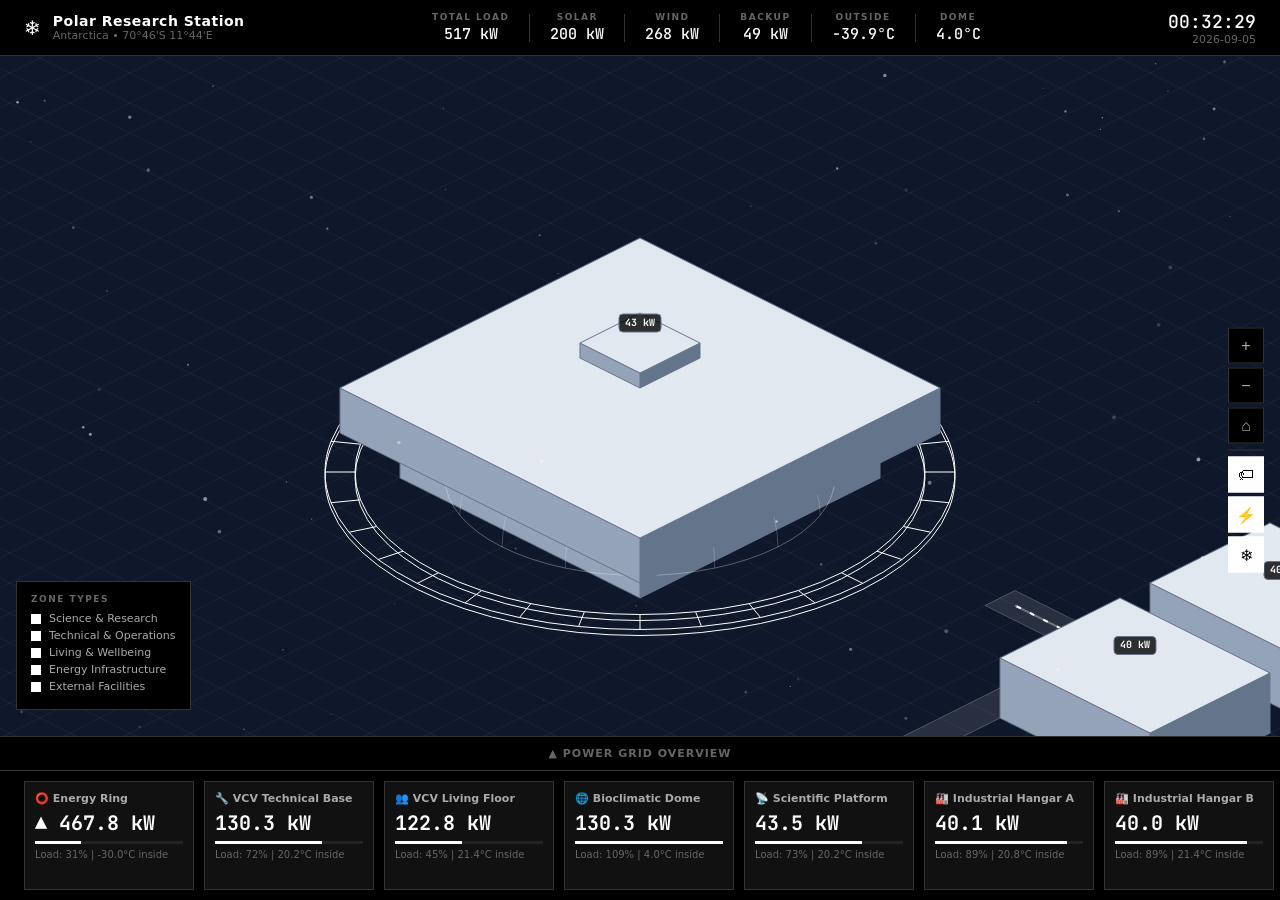
<file: frontend/index.html>
<!DOCTYPE html>
<html lang="en">
<head>
    <meta charset="UTF-8">
    <meta name="viewport" content="width=device-width, initial-scale=1.0">
    <title>Polar Station Energy Management System</title>
    <link rel="stylesheet" href="styles.css">
    <link href="https://fonts.googleapis.com/css2?family=Inter:wght@300;400;500;600;700&family=JetBrains+Mono:wght@400;500&display=swap" rel="stylesheet">
</head>
<body>
    <!-- Top HUD Bar -->
    <div class="hud-bar">
        <div class="hud-left">
            <div class="station-badge">
                <div class="badge-icon">❄️</div>
                <div class="badge-text">
                    <span class="station-name">Polar Research Station</span>
                    <span class="station-subtitle">Antarctica • 70°46'S 11°44'E</span>
                </div>
            </div>
        </div>
        <div class="hud-center">
            <div class="hud-stat">
                <span class="stat-label">TOTAL LOAD</span>
                <span class="stat-value" id="totalLoad">0 kW</span>
            </div>
            <div class="hud-divider"></div>
            <div class="hud-stat">
                <span class="stat-label">SOLAR</span>
                <span class="stat-value" id="solarPower">0 kW</span>
            </div>
            <div class="hud-divider"></div>
            <div class="hud-stat">
                <span class="stat-label">WIND</span>
                <span class="stat-value" id="windPower">0 kW</span>
            </div>
            <div class="hud-divider"></div>
            <div class="hud-stat">
                <span class="stat-label">BACKUP</span>
                <span class="stat-value" id="dieselPower">0 kW</span>
            </div>
            <div class="hud-divider"></div>
            <div class="hud-stat">
                <span class="stat-label">OUTSIDE</span>
                <span class="stat-value" id="outsideTemp">-35°C</span>
            </div>
            <div class="hud-divider"></div>
            <div class="hud-stat">
                <span class="stat-label">DOME</span>
                <span class="stat-value" id="domeTemp">7°C</span>
            </div>
        </div>
        <div class="hud-right">
            <div class="time-display" id="timeDisplay">00:00:00</div>
            <div class="date-display" id="dateDisplay">2026-09-05</div>
        </div>
    </div>

    <!-- Main Canvas Area -->
    <div class="canvas-container" id="canvasContainer">
        <canvas id="stationCanvas"></canvas>
        <div class="tooltip" id="tooltip" style="display:none;">
            <div class="tooltip-header" id="tooltipHeader"></div>
            <div class="tooltip-body" id="tooltipBody"></div>
        </div>
    </div>

    <!-- Bottom Panel -->
    <div class="bottom-panel" id="bottomPanel">
        <div class="panel-toggle" id="panelToggle">
            <span>▲ Power Grid Overview</span>
        </div>
        <div class="panel-content" id="panelContent">
            <div class="power-grid" id="powerGrid"></div>
        </div>
    </div>

    <!-- Controls -->
    <div class="controls">
        <button class="ctrl-btn" id="zoomIn" title="Zoom In">+</button>
        <button class="ctrl-btn" id="zoomOut" title="Zoom Out">−</button>
        <button class="ctrl-btn" id="resetView" title="Reset View">⌂</button>
        <div class="ctrl-separator"></div>
        <button class="ctrl-btn" id="toggleLabels" title="Toggle Labels">🏷</button>
        <button class="ctrl-btn" id="togglePower" title="Toggle Power">⚡</button>
        <button class="ctrl-btn" id="toggleSnow" title="Toggle Snow">❄</button>
    </div>

    <!-- Legend -->
    <div class="legend">
        <div class="legend-title">Zone Types</div>
        <div class="legend-item"><span class="legend-color"></span>Science & Research</div>
        <div class="legend-item"><span class="legend-color"></span>Technical & Operations</div>
        <div class="legend-item"><span class="legend-color"></span>Living & Wellbeing</div>
        <div class="legend-item"><span class="legend-color"></span>Energy Infrastructure</div>
        <div class="legend-item"><span class="legend-color"></span>External Facilities</div>
    </div>

    <script src="buildings.js"></script>
    <script src="renderer.js"></script>
    <script src="simulation.js"></script>
    <script src="app.js"></script>
</body>
</html>
</file>
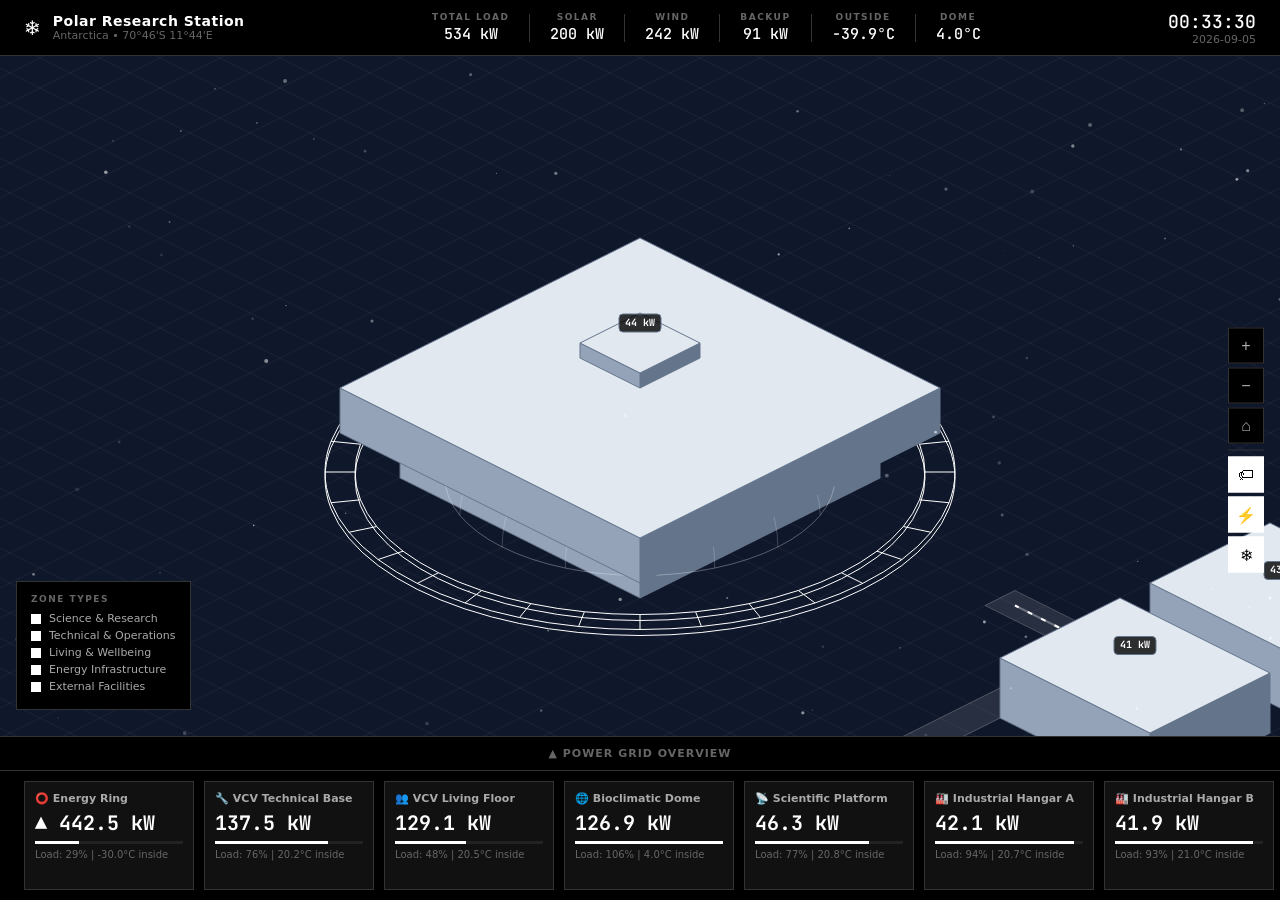
<file: frontend/bundled.html>
<!DOCTYPE html>
<html lang="en">
<head>
    <meta charset="UTF-8">
    <meta name="viewport" content="width=device-width, initial-scale=1.0">
    <title>Polar Station Energy Management System</title>
    <style>/* ===== RESET & BASE ===== */
*, *::before, *::after {
    margin: 0;
    padding: 0;
    box-sizing: border-box;
}

:root {
    --bg: #000000;
    --bg-card: #111111;
    --border: #333333;
    --text: #ffffff;
    --text-mid: #aaaaaa;
    --text-dim: #666666;
}

body {
    font-family: 'Roboto', 'Samsung Sans', system-ui, -apple-system, sans-serif;
    background: #000000;
    color: var(--text);
    overflow: hidden;
    height: 100%;
    width: 100%;
    cursor: grab;
}

body:active {
    cursor: grabbing;
}

/* ===== HUD BAR ===== */
.hud-bar {
    position: fixed;
    top: 0;
    left: 0;
    right: 0;
    height: 56px;
    background: #000000;
    border-bottom: 1px solid var(--border);
    display: flex;
    align-items: center;
    justify-content: space-between;
    padding: 0 24px;
    z-index: 100;
}

.hud-left {
    display: flex;
    align-items: center;
}

.station-badge {
    display: flex;
    align-items: center;
    gap: 12px;
}

.badge-icon {
    font-size: 20px;
}

.badge-text {
    display: flex;
    flex-direction: column;
}

.station-name {
    font-weight: 700;
    font-size: 14px;
    letter-spacing: 0.5px;
    color: #fff;
}

.station-subtitle {
    font-size: 11px;
    color: var(--text-dim);
}

.hud-center {
    display: flex;
    align-items: center;
    gap: 20px;
}

.hud-stat {
    display: flex;
    flex-direction: column;
    align-items: center;
    gap: 2px;
}

.stat-label {
    font-size: 9px;
    font-weight: 600;
    letter-spacing: 1.5px;
    color: var(--text-dim);
    text-transform: uppercase;
}

.stat-value {
    font-family: 'JetBrains Mono', monospace;
    font-size: 15px;
    font-weight: 500;
    color: #fff;
}

.stat-value.solar,
.stat-value.wind,
.stat-value.diesel,
.stat-value.temp {
    color: #fff;
}

.hud-divider {
    width: 1px;
    height: 28px;
    background: var(--border);
}

.hud-right {
    display: flex;
    flex-direction: column;
    align-items: flex-end;
}

.time-display {
    font-family: 'JetBrains Mono', monospace;
    font-size: 18px;
    font-weight: 500;
    color: #fff;
}

.date-display {
    font-size: 11px;
    color: var(--text-dim);
}

/* ===== CANVAS ===== */
.canvas-container {
    position: fixed;
    top: 56px;
    left: 0;
    right: 0;
    bottom: 0;
    overflow: hidden;
    background: #000000;
}

#stationCanvas {
    display: block;
    width: 100%;
    height: 100%;
}

/* ===== TOOLTIP ===== */
.tooltip {
    position: absolute;
    background: #000000;
    border: 1px solid #fff;
    padding: 14px;
    min-width: 230px;
    max-width: 300px;
    z-index: 200;
    pointer-events: none;
}

.tooltip-header {
    font-size: 13px;
    font-weight: 700;
    color: #fff;
    margin-bottom: 10px;
    padding-bottom: 8px;
    border-bottom: 1px solid var(--border);
}

.tooltip-body {
    font-size: 12px;
    line-height: 1.6;
    color: var(--text-mid);
}

.tooltip-body .tooltip-row {
    display: flex;
    justify-content: space-between;
    margin-bottom: 4px;
}

.tooltip-body .tooltip-value {
    font-family: 'JetBrains Mono', monospace;
    color: #fff;
    font-weight: 500;
}

/* ===== BOTTOM PANEL ===== */
.bottom-panel {
    position: fixed;
    bottom: 0;
    left: 0;
    right: 0;
    z-index: 100;
    transition: transform 0.3s ease;
}

.bottom-panel.collapsed {
    transform: translateY(calc(100% - 34px));
}

.panel-toggle {
    height: 34px;
    background: #000000;
    border-top: 1px solid var(--border);
    display: flex;
    align-items: center;
    justify-content: center;
    cursor: pointer;
    font-size: 11px;
    font-weight: 600;
    color: var(--text-dim);
    letter-spacing: 1px;
    text-transform: uppercase;
    transition: color 0.2s;
}

.panel-toggle:hover {
    color: #fff;
}

.panel-content {
    height: 130px;
    background: #000000;
    border-top: 1px solid var(--border);
    padding: 10px 24px;
    overflow-x: auto;
    overflow-y: hidden;
}

.power-grid {
    display: flex;
    gap: 10px;
    height: 100%;
    min-width: max-content;
}

.power-card {
    flex: 0 0 170px;
    background: var(--bg-card);
    border: 1px solid var(--border);
    padding: 10px;
    display: flex;
    flex-direction: column;
    gap: 5px;
    cursor: pointer;
    transition: border-color 0.2s;
}

.power-card:hover {
    border-color: #fff;
}

.power-card .card-name {
    font-size: 11px;
    font-weight: 600;
    color: var(--text-mid);
    white-space: nowrap;
    overflow: hidden;
    text-overflow: ellipsis;
}

.power-card .card-power {
    font-family: 'JetBrains Mono', monospace;
    font-size: 20px;
    font-weight: 700;
    color: #fff;
}

.power-card .card-bar-bg {
    height: 3px;
    background: #222;
    overflow: hidden;
}

.power-card .card-bar {
    height: 100%;
    background: #fff;
    transition: width 0.5s ease;
}

.power-card .card-detail {
    font-size: 10px;
    color: var(--text-dim);
}

/* ===== CONTROLS ===== */
.controls {
    position: fixed;
    right: 16px;
    top: 50%;
    transform: translateY(-50%);
    display: flex;
    flex-direction: column;
    gap: 4px;
    z-index: 100;
}

.ctrl-btn {
    width: 36px;
    height: 36px;
    background: #000000;
    border: 1px solid var(--border);
    color: var(--text-mid);
    font-size: 16px;
    cursor: pointer;
    display: flex;
    align-items: center;
    justify-content: center;
    transition: all 0.15s;
}

.ctrl-btn:hover {
    border-color: #fff;
    color: #fff;
}

.ctrl-btn.active {
    background: #fff;
    color: #000;
    border-color: #fff;
}

.ctrl-separator {
    height: 1px;
    background: var(--border);
    margin: 2px 0;
}

/* ===== LEGEND ===== */
.legend {
    position: fixed;
    left: 16px;
    bottom: 190px;
    background: #000000;
    border: 1px solid var(--border);
    padding: 12px 14px;
    z-index: 100;
    transition: bottom 0.3s ease;
}

.bottom-panel.collapsed ~ .legend {
    bottom: 56px;
}

.legend-title {
    font-size: 9px;
    font-weight: 700;
    letter-spacing: 1.5px;
    text-transform: uppercase;
    color: var(--text-dim);
    margin-bottom: 8px;
}

.legend-item {
    display: flex;
    align-items: center;
    gap: 8px;
    font-size: 11px;
    color: var(--text-mid);
    margin-bottom: 4px;
}

.legend-color {
    width: 10px;
    height: 10px;
    flex-shrink: 0;
    background: #fff !important;
}

/* ===== SCROLLBAR ===== */
::-webkit-scrollbar {
    height: 4px;
}
::-webkit-scrollbar-track {
    background: transparent;
}
::-webkit-scrollbar-thumb {
    background: #333;
}
::-webkit-scrollbar-thumb:hover {
    background: #555;
}
</style>
    <link href="https://fonts.googleapis.com/css2?family=Inter:wght@300;400;500;600;700&family=JetBrains+Mono:wght@400;500&display=swap" rel="stylesheet">
</head>
<body>
    <!-- Top HUD Bar -->
    <div class="hud-bar">
        <div class="hud-left">
            <div class="station-badge">
                <div class="badge-icon">❄️</div>
                <div class="badge-text">
                    <span class="station-name">Polar Research Station</span>
                    <span class="station-subtitle">Antarctica • 70°46'S 11°44'E</span>
                </div>
            </div>
        </div>
        <div class="hud-center">
            <div class="hud-stat">
                <span class="stat-label">TOTAL LOAD</span>
                <span class="stat-value" id="totalLoad">0 kW</span>
            </div>
            <div class="hud-divider"></div>
            <div class="hud-stat">
                <span class="stat-label">SOLAR</span>
                <span class="stat-value" id="solarPower">0 kW</span>
            </div>
            <div class="hud-divider"></div>
            <div class="hud-stat">
                <span class="stat-label">WIND</span>
                <span class="stat-value" id="windPower">0 kW</span>
            </div>
            <div class="hud-divider"></div>
            <div class="hud-stat">
                <span class="stat-label">BACKUP</span>
                <span class="stat-value" id="dieselPower">0 kW</span>
            </div>
            <div class="hud-divider"></div>
            <div class="hud-stat">
                <span class="stat-label">OUTSIDE</span>
                <span class="stat-value" id="outsideTemp">-35°C</span>
            </div>
            <div class="hud-divider"></div>
            <div class="hud-stat">
                <span class="stat-label">DOME</span>
                <span class="stat-value" id="domeTemp">7°C</span>
            </div>
        </div>
        <div class="hud-right">
            <div class="time-display" id="timeDisplay">00:00:00</div>
            <div class="date-display" id="dateDisplay">2026-09-05</div>
        </div>
    </div>

    <!-- Main Canvas Area -->
    <div class="canvas-container" id="canvasContainer">
        <canvas id="stationCanvas"></canvas>
        <div class="tooltip" id="tooltip" style="display:none;">
            <div class="tooltip-header" id="tooltipHeader"></div>
            <div class="tooltip-body" id="tooltipBody"></div>
        </div>
    </div>

    <!-- Bottom Panel -->
    <div class="bottom-panel" id="bottomPanel">
        <div class="panel-toggle" id="panelToggle">
            <span>▲ Power Grid Overview</span>
        </div>
        <div class="panel-content" id="panelContent">
            <div class="power-grid" id="powerGrid"></div>
        </div>
    </div>

    <!-- Controls -->
    <div class="controls">
        <button class="ctrl-btn" id="zoomIn" title="Zoom In">+</button>
        <button class="ctrl-btn" id="zoomOut" title="Zoom Out">−</button>
        <button class="ctrl-btn" id="resetView" title="Reset View">⌂</button>
        <div class="ctrl-separator"></div>
        <button class="ctrl-btn" id="toggleLabels" title="Toggle Labels">🏷</button>
        <button class="ctrl-btn" id="togglePower" title="Toggle Power">⚡</button>
        <button class="ctrl-btn" id="toggleSnow" title="Toggle Snow">❄</button>
    </div>

    <!-- Legend -->
    <div class="legend">
        <div class="legend-title">Zone Types</div>
        <div class="legend-item"><span class="legend-color"></span>Science & Research</div>
        <div class="legend-item"><span class="legend-color"></span>Technical & Operations</div>
        <div class="legend-item"><span class="legend-color"></span>Living & Wellbeing</div>
        <div class="legend-item"><span class="legend-color"></span>Energy Infrastructure</div>
        <div class="legend-item"><span class="legend-color"></span>External Facilities</div>
    </div>

    <script>const BUILDING_CATEGORIES = {
    science: { label: 'Science & Research', icon: '🔬' },
    technical: { label: 'Technical & Operations', icon: '⚙️' },
    living: { label: 'Living & Wellbeing', icon: '🏠' },
    energy: { label: 'Energy Infrastructure', icon: '⚡' },
    external: { label: 'External Facilities', icon: '🚁' }
};

// Grid unit = 8.1 meters
const BUILDINGS = [
    {
        id: 'energy_ring', name: 'Energy Ring', category: 'energy', icon: '⭕',
        shape: 'ring', cx: 0, cy: 0, radius: 10.5, z: 0, h_z: 0.2,
        basePower: -1000, description: '170m circular ring with 1,800m² PV panels and 10x 70kW Darrieus wind turbines.'
    },
    {
        id: 'vcv_base', name: 'VCV Technical Base', category: 'technical', icon: '🔧',
        shape: 'box', x: -4, y: -4, w: 8, h: 8, z: 0, h_z: 1.5,
        basePower: 120, description: '64.8m square technical rooms, workshops, snow groomer garages, and emergency groups.'
    },
    {
        id: 'vcv_living', name: 'VCV Living Floor', category: 'living', icon: '👥',
        shape: 'box', x: -5, y: -5, w: 10, h: 10, z: 1.5, h_z: 1.5,
        basePower: 180, description: '81m square living floor with bedrooms, kitchen, fitness, and central square.'
    },
    {
        id: 'vcv_dome', name: 'Bioclimatic Dome', category: 'science', icon: '🌐',
        shape: 'dome', cx: 0, cy: 0, radius: 6.5, z: 0, h_z: 4,
        basePower: 80, description: '105m spherical cap maintaining 4-11°C with circadian lighting and outdoor feel.'
    },
    {
        id: 'sci_platform', name: 'Scientific Platform', category: 'science', icon: '📡',
        shape: 'box', x: -1, y: -1, w: 2, h: 2, z: 4, h_z: 0.5,
        basePower: 40, description: '16.2m square platform for scientific measuring equipment.'
    },
    {
        id: 'hangar_1', name: 'Industrial Hangar A', category: 'external', icon: '🏭',
        shape: 'box', x: 14, y: -7, w: 5, h: 4, z: 0, h_z: 2,
        basePower: 30, description: 'Helicopter garage and product stock.'
    },
    {
        id: 'hangar_2', name: 'Industrial Hangar B', category: 'external', icon: '🏭',
        shape: 'box', x: 14, y: -2, w: 5, h: 4, z: 0, h_z: 2,
        basePower: 30, description: 'Refuge area and non-daily use storage.'
    },
    {
        id: 'helipad', name: 'Helipad', category: 'external', icon: '🚁',
        shape: 'circle', cx: 16.5, cy: 4, radius: 2.5, z: 0, h_z: 0.1,
        basePower: 10, description: 'Landing zone for helicopters.'
    }
];

const ROADS = [
    { x: 10, y: -2.5, w: 4, h: 1 },
    { x: 13, y: -8, w: 1, h: 14 },
    { x: 15.5, y: 2, w: 2, h: 2 }
];

const POWER_LINES = [
    { x1: 10.5, y1: -2, x2: 13.5, y2: -2 },
    { x1: 13.5, y1: -2, x2: 14, y2: -5 },
    { x1: 13.5, y1: -2, x2: 14, y2: 0 },
    { x1: 14, y1: 0, x2: 16.5, y2: 4 }
];
</script>
    <script>// Canvas roundRect polyfill for older browsers
if (!CanvasRenderingContext2D.prototype.roundRect) {
    CanvasRenderingContext2D.prototype.roundRect = function (x, y, w, h, r) {
        if (w < 2 * r) r = w / 2;
        if (h < 2 * r) r = h / 2;
        this.beginPath();
        this.moveTo(x + r, y);
        this.arcTo(x + w, y, x + w, y + h, r);
        this.arcTo(x + w, y + h, x, y + h, r);
        this.arcTo(x, y + h, x, y, r);
        this.arcTo(x, y, x + w, y, r);
        this.closePath();
        return this;
    };
}

class IsometricRenderer {
    constructor(canvas, gridSize) {
        this.canvas = canvas;
        this.ctx = canvas.getContext('2d', { alpha: false }); // Optimize for no transparency on base
        this.gridSize = gridSize;
        this.offsetX = canvas.width / 2;
        this.offsetY = canvas.height / 2;
    }

    resize(width, height, offsetX, offsetY) {
        this.canvas.width = width;
        this.canvas.height = height;
        this.offsetX = offsetX;
        this.offsetY = offsetY;
    }

    gridToScreen(gx, gy, gz = 0) {
        const sx = (gx - gy) * this.gridSize;
        const sy = (gx + gy) * (this.gridSize / 2) - (gz * this.gridSize);
        return { x: this.offsetX + sx, y: this.offsetY + sy };
    }

    clear() {
        this.ctx.fillStyle = '#0f172a'; // Dark slate
        this.ctx.fillRect(0, 0, this.canvas.width, this.canvas.height);
    }

    drawGround() {
        // Grid pattern
        this.ctx.strokeStyle = 'rgba(255, 255, 255, 0.05)';
        this.ctx.lineWidth = 1;
        this.ctx.beginPath();
        for (let i = -30; i <= 30; i++) {
            const p1 = this.gridToScreen(i, -30);
            const p2 = this.gridToScreen(i, 30);
            this.ctx.moveTo(p1.x, p1.y);
            this.ctx.lineTo(p2.x, p2.y);
            
            const p3 = this.gridToScreen(-30, i);
            const p4 = this.gridToScreen(30, i);
            this.ctx.moveTo(p3.x, p3.y);
            this.ctx.lineTo(p4.x, p4.y);
        }
        this.ctx.stroke();
    }

    drawRoads(roads) {
        this.ctx.fillStyle = 'rgba(255, 255, 255, 0.1)';
        roads.forEach(road => {
            const p1 = this.gridToScreen(road.x, road.y);
            const p2 = this.gridToScreen(road.x + road.w, road.y);
            const p3 = this.gridToScreen(road.x + road.w, road.y + road.h);
            const p4 = this.gridToScreen(road.x, road.y + road.h);
            
            this.ctx.beginPath();
            this.ctx.moveTo(p1.x, p1.y);
            this.ctx.lineTo(p2.x, p2.y);
            this.ctx.lineTo(p3.x, p3.y);
            this.ctx.lineTo(p4.x, p4.y);
            this.ctx.closePath();
            this.ctx.fill();
            this.ctx.strokeStyle = 'rgba(255, 255, 255, 0.2)';
            this.ctx.stroke();
        });
    }

    drawPowerLines(lines, showPower, time) {
        this.ctx.strokeStyle = 'rgba(255, 255, 255, 0.3)';
        this.ctx.lineWidth = 2;
        
        lines.forEach(line => {
            const p1 = this.gridToScreen(line.x1, line.y1);
            const p2 = this.gridToScreen(line.x2, line.y2);
            
            this.ctx.beginPath();
            this.ctx.moveTo(p1.x, p1.y);
            this.ctx.lineTo(p2.x, p2.y);
            this.ctx.stroke();
            
            if (showPower) {
                const dashOffset = -time * 50;
                this.ctx.save();
                this.ctx.strokeStyle = '#fff';
                this.ctx.lineWidth = 2;
                this.ctx.setLineDash([5, 10]);
                this.ctx.lineDashOffset = dashOffset;
                this.ctx.beginPath();
                this.ctx.moveTo(p1.x, p1.y);
                this.ctx.lineTo(p2.x, p2.y);
                this.ctx.stroke();
                this.ctx.restore();
            }
        });
    }

    drawBuilding(b, isHovered, status) {
        if (b.shape === 'box') {
            this.drawBoxBuilding(b, isHovered, status);
        } else if (b.shape === 'ring') {
            this.drawRing(b, isHovered, status);
        } else if (b.shape === 'circle') {
            this.drawCircle(b, isHovered, status);
        } else if (b.shape === 'dome') {
            this.drawDome(b, isHovered, status);
        }
    }

    drawBoxBuilding(b, isHovered, status) {
        const h = b.h_z || 1;
        const p1 = this.gridToScreen(b.x, b.y, b.z);
        const p2 = this.gridToScreen(b.x + b.w, b.y, b.z);
        const p3 = this.gridToScreen(b.x + b.w, b.y + b.h, b.z);
        const p4 = this.gridToScreen(b.x, b.y + b.h, b.z);
        
        const top1 = this.gridToScreen(b.x, b.y, b.z + h);
        const top2 = this.gridToScreen(b.x + b.w, b.y, b.z + h);
        const top3 = this.gridToScreen(b.x + b.w, b.y + b.h, b.z + h);
        const top4 = this.gridToScreen(b.x, b.y + b.h, b.z + h);

        const fillTop = isHovered ? '#ffffff' : '#e2e8f0';
        const fillLeft = isHovered ? '#cbd5e1' : '#94a3b8';
        const fillRight = isHovered ? '#94a3b8' : '#64748b';
        const strokeColor = '#334155';

        // Right face
        this.ctx.fillStyle = fillRight;
        this.ctx.beginPath();
        this.ctx.moveTo(p2.x, p2.y);
        this.ctx.lineTo(p3.x, p3.y);
        this.ctx.lineTo(top3.x, top3.y);
        this.ctx.lineTo(top2.x, top2.y);
        this.ctx.closePath();
        this.ctx.fill();
        this.ctx.stroke();

        // Left face
        this.ctx.fillStyle = fillLeft;
        this.ctx.beginPath();
        this.ctx.moveTo(p3.x, p3.y);
        this.ctx.lineTo(p4.x, p4.y);
        this.ctx.lineTo(top4.x, top4.y);
        this.ctx.lineTo(top3.x, top3.y);
        this.ctx.closePath();
        this.ctx.fill();
        this.ctx.stroke();

        // Top face
        this.ctx.fillStyle = fillTop;
        this.ctx.beginPath();
        this.ctx.moveTo(top1.x, top1.y);
        this.ctx.lineTo(top2.x, top2.y);
        this.ctx.lineTo(top3.x, top3.y);
        this.ctx.lineTo(top4.x, top4.y);
        this.ctx.closePath();
        this.ctx.fill();
        this.ctx.stroke();
    }

    drawRing(b, isHovered, status) {
        const center = this.gridToScreen(b.cx, b.cy, b.z);
        const topCenter = this.gridToScreen(b.cx, b.cy, b.z + b.h_z);
        const rx = b.radius * this.gridSize;
        const ry = b.radius * (this.gridSize / 2);
        
        const in_rx = (b.radius - 1) * this.gridSize;
        const in_ry = (b.radius - 1) * (this.gridSize / 2);

        this.ctx.strokeStyle = '#fff';
        this.ctx.lineWidth = 1;
        
        // Base outer
        this.ctx.beginPath();
        this.ctx.ellipse(center.x, center.y, rx, ry, 0, 0, 2 * Math.PI);
        this.ctx.stroke();
        
        // Base inner
        this.ctx.beginPath();
        this.ctx.ellipse(center.x, center.y, in_rx, in_ry, 0, 0, 2 * Math.PI);
        this.ctx.stroke();

        // Top outer
        this.ctx.fillStyle = isHovered ? 'rgba(255,255,255,0.4)' : 'rgba(255,255,255,0.1)';
        this.ctx.beginPath();
        this.ctx.ellipse(topCenter.x, topCenter.y, rx, ry, 0, 0, 2 * Math.PI);
        this.ctx.stroke();

        // Top inner
        this.ctx.beginPath();
        this.ctx.ellipse(topCenter.x, topCenter.y, in_rx, in_ry, 0, 0, 2 * Math.PI);
        this.ctx.stroke();

        // Draw panels
        for(let i=0; i<32; i++) {
            const angle = (i/32) * Math.PI * 2;
            const x = topCenter.x + Math.cos(angle) * rx;
            const y = topCenter.y + Math.sin(angle) * ry;
            const in_x = topCenter.x + Math.cos(angle) * in_rx;
            const in_y = topCenter.y + Math.sin(angle) * in_ry;
            this.ctx.beginPath();
            this.ctx.moveTo(x, y);
            this.ctx.lineTo(in_x, in_y);
            this.ctx.stroke();
        }
    }

    drawCircle(b, isHovered, status) {
        const center = this.gridToScreen(b.cx, b.cy, b.z);
        const rx = b.radius * this.gridSize;
        const ry = b.radius * (this.gridSize / 2);
        
        this.ctx.fillStyle = isHovered ? '#94a3b8' : '#475569';
        this.ctx.strokeStyle = '#fff';
        this.ctx.beginPath();
        this.ctx.ellipse(center.x, center.y, rx, ry, 0, 0, 2 * Math.PI);
        this.ctx.fill();
        this.ctx.stroke();
        
        // Inner circle
        this.ctx.beginPath();
        this.ctx.ellipse(center.x, center.y, rx*0.5, ry*0.5, 0, 0, 2 * Math.PI);
        this.ctx.stroke();
    }

    drawDome(b, isHovered, status) {
        const center = this.gridToScreen(b.cx, b.cy, b.z);
        const rx = b.radius * this.gridSize;
        const ry = b.radius * (this.gridSize / 2);
        
        // Base
        this.ctx.strokeStyle = 'rgba(255,255,255,0.3)';
        this.ctx.beginPath();
        this.ctx.ellipse(center.x, center.y, rx, ry, 0, 0, 2 * Math.PI);
        this.ctx.stroke();
        
        // Wireframe dome
        this.ctx.strokeStyle = isHovered ? 'rgba(255,255,255,0.8)' : 'rgba(255,255,255,0.2)';
        this.ctx.lineWidth = 1;
        
        const h_px = b.h_z * this.gridSize;
        
        // Arcs
        for(let i=0; i<8; i++) {
            const angle = (i/8) * Math.PI;
            this.ctx.beginPath();
            for(let t=0; t<=Math.PI; t+=0.1) {
                const px = center.x + Math.cos(angle) * rx * Math.cos(t);
                const py = center.y + Math.sin(angle) * ry * Math.cos(t) - Math.sin(t) * h_px;
                if(t===0) this.ctx.moveTo(px, py);
                else this.ctx.lineTo(px, py);
            }
            this.ctx.stroke();
        }
        
        // Horizontal rings
        for(let j=1; j<4; j++) {
            const h_factor = Math.sin(j/4 * Math.PI/2);
            const r_factor = Math.cos(j/4 * Math.PI/2);
            const r_x = rx * r_factor;
            const r_y = ry * r_factor;
            const c_y = center.y - h_factor * h_px;
            
            this.ctx.beginPath();
            this.ctx.ellipse(center.x, c_y, r_x, r_y, 0, 0, 2 * Math.PI);
            this.ctx.stroke();
        }
    }

    drawPowerLabel(b, powerText) {
        let top;
        if (b.shape === 'box') {
            top = this.gridToScreen(b.x + b.w/2, b.y + b.h/2, b.z + (b.h_z || 1));
        } else {
            top = this.gridToScreen(b.cx, b.cy, b.z + (b.h_z || 1));
            if (b.shape === 'dome') top.y -= b.h_z * this.gridSize * 0.5;
        }

        const px = top.x;
        const py = top.y - 15;

        this.ctx.font = 'bold 10px "JetBrains Mono", monospace';
        const txtWidth = this.ctx.measureText(powerText).width;
        const padX = 6;
        const padY = 4;
        
        this.ctx.fillStyle = 'rgba(0,0,0,0.8)';
        this.ctx.strokeStyle = '#64748b';
        this.ctx.lineWidth = 1;
        this.ctx.beginPath();
        this.ctx.roundRect(px - txtWidth/2 - padX, py - 10 - padY, txtWidth + padX*2, 10 + padY*2, 4);
        this.ctx.fill();
        this.ctx.stroke();

        this.ctx.fillStyle = '#ffffff';
        this.ctx.textAlign = 'center';
        this.ctx.textBaseline = 'middle';
        this.ctx.fillText(powerText, px, py - 5);
    }

    drawSnow(snowflakes) {
        this.ctx.fillStyle = '#ffffff';
        snowflakes.forEach(flake => {
            this.ctx.globalAlpha = flake.a;
            this.ctx.beginPath();
            this.ctx.arc(flake.x, flake.y, flake.r, 0, Math.PI * 2);
            this.ctx.fill();
        });
        this.ctx.globalAlpha = 1.0;
    }

    hitTest(x, y, buildings) {
        let hit = null;
        let maxZ = -Infinity;
        
        for (const b of buildings) {
            let pts = [];
            if (b.shape === 'box') {
                const h = b.h_z || 1;
                // Just use the top face for hit testing roughly
                pts = [
                    this.gridToScreen(b.x, b.y, b.z + h),
                    this.gridToScreen(b.x + b.w, b.y, b.z + h),
                    this.gridToScreen(b.x + b.w, b.y + b.h, b.z + h),
                    this.gridToScreen(b.x, b.y + b.h, b.z + h)
                ];
            } else if (b.shape === 'ring' || b.shape === 'circle' || b.shape === 'dome') {
                const c = this.gridToScreen(b.cx, b.cy, b.z);
                const rx = b.radius * this.gridSize;
                const ry = b.radius * (this.gridSize / 2);
                const dx = (x - c.x) / rx;
                const dy = (y - c.y) / ry;
                if (dx*dx + dy*dy <= 1) {
                    if (b.z > maxZ) { maxZ = b.z; hit = b; }
                }
                continue;
            }

            if (pts.length > 0 && this.pointInPolygon(x, y, pts)) {
                if (b.z > maxZ) {
                    maxZ = b.z;
                    hit = b;
                }
            }
        }
        return hit;
    }

    pointInPolygon(x, y, vs) {
        let inside = false;
        for (let i = 0, j = vs.length - 1; i < vs.length; j = i++) {
            const xi = vs[i].x, yi = vs[i].y;
            const xj = vs[j].x, yj = vs[j].y;
            const intersect = ((yi > y) != (yj > y)) && (x < (xj - xi) * (y - yi) / (yj - yi) + xi);
            if (intersect) inside = !inside;
        }
        return inside;
    }
}
</script>
    <script>class PowerSimulation {
    constructor(buildings) {
        this.buildings = buildings;
        this.time = 0; // 0 to 24
        this.baseTemp = -30;
        
        this.state = {
            totalLoad: 0,
            solarGen: 0,
            windGen: 0,
            backupGen: 0,
            outsideTemp: -30,
            domeTemp: 7,
            buildings: {}
        };
        
        this.buildings.forEach(b => {
            this.state.buildings[b.id] = {
                currentPower: 0,
                loadPercent: 0,
                temperature: b.id === 'vcv_dome' ? 7 : (b.shape === 'box' ? 20 : -30),
                status: 'normal',
                history: Array(60).fill(0)
            };
        });
    }

    tick(dt) {
        this.time += dt * 0.5; 
        if (this.time >= 24) this.time -= 24;

        if (window.STATION_DATA && window.STATION_DATA.length > 0) {
            let hourIndex = Math.floor(this.time) % window.STATION_DATA.length;
            if (hourIndex < 0) hourIndex += window.STATION_DATA.length;
            const data = window.STATION_DATA[hourIndex];
            
            this.state.outsideTemp = data.temperature;
            this.state.domeTemp = Math.max(5, data.temperature + 40); 
            this.state.solarGen = data.lp_solar;
            this.state.windGen = data.lp_wind;
            this.state.backupGen = data.lp_diesel;
            
            let totalLoad = data.load_kw;
            
            const consumers = this.buildings.filter(b => b.basePower > 0);
            const totalBase = consumers.reduce((sum, b) => sum + b.basePower, 0);
            
            consumers.forEach(b => {
                const bState = this.state.buildings[b.id];
                const ratio = b.basePower / totalBase;
                const power = totalLoad * ratio * (0.9 + Math.random()*0.2);
                bState.currentPower = power;
                bState.loadPercent = (power / (b.basePower * 1.5)) * 100;
                
                if (b.id === 'vcv_dome') bState.temperature = this.state.domeTemp;
                else bState.temperature = 20 + Math.random() * 1.5;
                
                bState.history.push(Math.abs(bState.currentPower));
                bState.history.shift();
                
                if (bState.loadPercent > 90) bState.status = 'critical';
                else if (bState.loadPercent > 75) bState.status = 'warning';
                else bState.status = 'normal';
            });
            
            const producers = this.buildings.filter(b => b.basePower <= 0);
            producers.forEach(b => {
                const bState = this.state.buildings[b.id];
                bState.currentPower = -(this.state.solarGen + this.state.windGen);
                bState.loadPercent = Math.min(100, (Math.abs(bState.currentPower) / 1500) * 100);
                bState.history.push(Math.abs(bState.currentPower));
                bState.history.shift();
                bState.status = 'normal';
            });
            
            this.state.totalLoad = totalLoad;
            return;
        }
    

        // Environment
        const timeRad = (this.time / 24) * Math.PI * 2;
        this.state.outsideTemp = this.baseTemp + Math.sin(timeRad - Math.PI/2) * 10;
        
        // VCV Dome specific temp (4 to 11 degrees)
        this.state.domeTemp = 7.5 + Math.sin(timeRad - Math.PI/2) * 3.5;

        // Generation
        // Solar (peak at noon)
        const solarFactor = Math.max(0, Math.sin(timeRad - Math.PI/2));
        this.state.solarGen = 200 + solarFactor * 800;
        
        // Wind (random gusts + baseline)
        const windBase = 200 + Math.sin(timeRad * 3) * 100;
        const windGust = Math.random() > 0.8 ? Math.random() * 200 : 0;
        this.state.windGen = windBase + windGust;

        let totalLoad = 0;

        // Building loads
        this.buildings.forEach(b => {
            const bState = this.state.buildings[b.id];
            
            if (b.basePower > 0) { // Consumer
                // Time of day usage pattern
                let timeMult = 1.0;
                if (b.category === 'living') {
                    // Morning and evening peaks
                    const morning = Math.max(0, Math.sin((this.time - 6) * Math.PI / 6));
                    const evening = Math.max(0, Math.sin((this.time - 18) * Math.PI / 6));
                    timeMult = 0.5 + (morning + evening) * 0.5;
                } else if (b.category === 'science' || b.category === 'technical') {
                    // Daytime peak
                    timeMult = 0.8 + Math.max(0, Math.sin((this.time - 8) * Math.PI / 12)) * 0.4;
                }
                
                // Heating load (colder = more power)
                let heatMult = 1.0;
                if (b.id === 'vcv_dome') {
                    const tempDiff = 11 - this.state.outsideTemp;
                    heatMult = 1.0 + (tempDiff / 50);
                } else if (b.shape === 'box') {
                    // Inside the dome, heating load is lower!
                    // Assuming most boxes are in the dome
                    const tempDiff = 20 - this.state.domeTemp;
                    heatMult = 1.0 + (tempDiff / 40);
                }

                // Random fluctuation
                const noise = 0.95 + Math.random() * 0.1;
                
                const power = b.basePower * timeMult * heatMult * noise;
                bState.currentPower = power;
                bState.loadPercent = (power / (b.basePower * 1.5)) * 100;
                totalLoad += power;
                
                // Temperatures
                if (b.id === 'vcv_dome') {
                    bState.temperature = this.state.domeTemp;
                } else if (b.shape === 'box') {
                    bState.temperature = 20 + Math.random() * 1.5;
                }

            } else { // Producer (Ring)
                bState.currentPower = -(this.state.solarGen + this.state.windGen);
                bState.loadPercent = Math.min(100, (Math.abs(bState.currentPower) / 1500) * 100);
            }

            // Update history
            bState.history.push(Math.abs(bState.currentPower));
            bState.history.shift();

            // Status
            if (bState.loadPercent > 90) bState.status = 'critical';
            else if (bState.loadPercent > 75) bState.status = 'warning';
            else bState.status = 'normal';
        });

        this.state.totalLoad = totalLoad;

        // Backup generator fills the gap if needed
        const totalGen = this.state.solarGen + this.state.windGen;
        if (totalLoad > totalGen) {
            this.state.backupGen = totalLoad - totalGen;
        } else {
            this.state.backupGen = 0;
        }
    }

    getState(id) {
        return id ? this.state.buildings[id] : this.state;
    }
}
</script>
    <script>/**
 * app.js — Main application entry point
 * Wires together the renderer, simulation, HUD, controls,
 * pan/zoom interactions, tooltips, and bottom panel.
 */

(function () {
    'use strict';

    // ─── INIT ───
    const canvas = document.getElementById('stationCanvas');
    const container = document.getElementById('canvasContainer');
    const renderer = new IsometricRenderer(canvas, 30);
    const simulation = new PowerSimulation(BUILDINGS);

    function resizeCanvas() {
        const rect = container.getBoundingClientRect();
        if (rect.width > 0 && rect.height > 0) {
            renderer.resize(rect.width, rect.height, rect.width / 2, rect.height / 2);
        }
    }
    window.addEventListener('resize', resizeCanvas);
    setInterval(resizeCanvas, 500); // Failsafe for iframes
    resizeCanvas();

    // Center view
    renderer.offsetX = canvas.width / 2;
    renderer.offsetY = canvas.height / 2 + 50;
    
    // ─── PAN & ZOOM ───
    let isDragging = false;
    let dragStartX, dragStartY;
    let lastOffsetX, lastOffsetY;

    container.addEventListener('mousedown', e => {
        isDragging = true;
        dragStartX = e.clientX;
        dragStartY = e.clientY;
        lastOffsetX = renderer.offsetX;
        lastOffsetY = renderer.offsetY;
        container.style.cursor = 'grabbing';
    });

    window.addEventListener('mousemove', e => {
        if (isDragging) {
            renderer.offsetX = lastOffsetX + (e.clientX - dragStartX);
            renderer.offsetY = lastOffsetY + (e.clientY - dragStartY);
        }

        // Hit test for hover
        const rect = canvas.getBoundingClientRect();
        const mx = e.clientX - rect.left;
        const my = e.clientY - rect.top;
        
        // Convert screen to isometric grid conceptually for hit test
        // Let hitTest handle screen coordinates by giving it mx, my
        const hit = renderer.hitTest(mx, my, BUILDINGS);
        renderer.hoveredBuilding = hit;
        container.style.cursor = isDragging ? 'grabbing' : (hit ? 'pointer' : 'grab');

        // Tooltip
        updateTooltip(hit, e.clientX, e.clientY);
    });

    window.addEventListener('mouseup', () => {
        isDragging = false;
        container.style.cursor = 'grab';
    });

    // Zoom with scroll
    container.addEventListener('wheel', e => {
        e.preventDefault();
        const zoomDelta = e.deltaY > 0 ? 0.9 : 1.1;
        const newGridSize = Math.max(10, Math.min(60, renderer.gridSize * zoomDelta));

        const rect = canvas.getBoundingClientRect();
        const mx = e.clientX - rect.left;
        const my = e.clientY - rect.top;

        // Keep mouse at same world position
        const relX = mx - renderer.offsetX;
        const relY = my - renderer.offsetY;
        
        const scale = newGridSize / renderer.gridSize;
        
        renderer.offsetX = mx - (relX * scale);
        renderer.offsetY = my - (relY * scale);
        renderer.gridSize = newGridSize;
    }, { passive: false });

    // ─── CONTROLS ───
    document.getElementById('zoomIn').addEventListener('click', () => {
        renderer.gridSize = Math.min(60, renderer.gridSize * 1.2);
    });
    document.getElementById('zoomOut').addEventListener('click', () => {
        renderer.gridSize = Math.max(10, renderer.gridSize / 1.2);
    });
    document.getElementById('resetView').addEventListener('click', () => {
        resizeCanvas();
        renderer.offsetX = canvas.width / 2;
        renderer.offsetY = canvas.height / 2 + 50;
        renderer.gridSize = 30;
    });

    let showLabels = true;
    let showPower = true;
    let showSnow = true;
    const snowflakes = Array.from({length: 100}, () => ({
        x: Math.random() * 2000 - 1000,
        y: Math.random() * 1000 - 500,
        z: Math.random() * 10,
        r: Math.random() * 1.5 + 0.5,
        speed: Math.random() * 0.5 + 0.5,
        a: Math.random() * 0.5 + 0.1
    }));

    document.getElementById('toggleLabels').classList.add('active');
    document.getElementById('togglePower').classList.add('active');
    document.getElementById('toggleSnow').classList.add('active');

    document.getElementById('toggleLabels').addEventListener('click', (e) => {
        showLabels = !showLabels;
        e.target.classList.toggle('active');
    });
    document.getElementById('togglePower').addEventListener('click', (e) => {
        showPower = !showPower;
        e.target.classList.toggle('active');
    });
    document.getElementById('toggleSnow').addEventListener('click', (e) => {
        showSnow = !showSnow;
        e.target.classList.toggle('active');
    });

    // ─── BOTTOM PANEL ───
    const bottomPanel = document.getElementById('bottomPanel');
    const panelToggle = document.getElementById('panelToggle');

    panelToggle.addEventListener('click', () => {
        bottomPanel.classList.toggle('collapsed');
        panelToggle.querySelector('span').textContent =
            bottomPanel.classList.contains('collapsed')
                ? '▲ Power Grid Overview'
                : '▼ Power Grid Overview';
    });

    // Build power cards
    function buildPowerCards() {
        const grid = document.getElementById('powerGrid');
        grid.innerHTML = '';
        BUILDINGS.forEach(b => {
            const card = document.createElement('div');
            card.className = 'power-card';
            card.id = `card-${b.id}`;
            card.innerHTML = `
                <div class="card-name">${b.icon} ${b.name}</div>
                <div class="card-power">-- kW</div>
                <div class="card-bar-bg"><div class="card-bar" style="width:0%"></div></div>
                <div class="card-detail">Load: --% | ${b.basePower < 0 ? 'Generator' : 'Consumer'}</div>
            `;
            card.addEventListener('click', () => {
                const pos = renderer.gridToScreen(b.cx !== undefined ? b.cx : b.x + b.w/2, b.cy !== undefined ? b.cy : b.y + b.h/2);
                renderer.offsetX += canvas.width / 2 - pos.x;
                renderer.offsetY += canvas.height / 2 - pos.y;
            });
            grid.appendChild(card);
        });
    }
    buildPowerCards();

    function updatePowerCards() {
        BUILDINGS.forEach(b => {
            const state = simulation.getState(b.id);
            const card = document.getElementById(`card-${b.id}`);
            if (!card || !state) return;

            const powerEl = card.querySelector('.card-power');
            const barEl = card.querySelector('.card-bar');
            const detailEl = card.querySelector('.card-detail');

            const isGen = b.basePower < 0;
            powerEl.textContent = `${isGen ? '▲' : ''} ${Math.abs(state.currentPower).toFixed(1)} kW`;
            barEl.style.width = `${Math.min(100, state.loadPercent)}%`;
            detailEl.textContent = `Load: ${state.loadPercent.toFixed(0)}% | ${state.temperature.toFixed(1)}°C inside`;
        });
    }

    // ─── TOOLTIP ───
    const tooltip = document.getElementById('tooltip');
    const tooltipHeader = document.getElementById('tooltipHeader');
    const tooltipBody = document.getElementById('tooltipBody');

    function updateTooltip(building, mx, my) {
        if (!building) {
            tooltip.style.display = 'none';
            return;
        }

        const state = simulation.getState(building.id);

        tooltipHeader.innerHTML = `${building.icon} ${building.name}`;

        // Build sparkline SVG from history
        const history = state.history || [];
        let sparkline = '';
        if (history.length > 5) {
            const maxH = Math.max(...history, 1);
            const minH = Math.min(...history);
            const svgW = 200, svgH = 30;
            const pts = history.map((v, i) => {
                const x = (i / (history.length - 1)) * svgW;
                const y = svgH - ((v - minH) / (maxH - minH + 0.01)) * svgH;
                return `${x},${y}`;
            }).join(' ');
            sparkline = `<div style="margin-top:8px">
                <div style="font-size:9px;color:#666;margin-bottom:2px">POWER HISTORY (60s)</div>
                <svg width="${svgW}" height="${svgH}" viewBox="0 0 ${svgW} ${svgH}">
                    <polyline points="${pts}" fill="none" stroke="#fff" stroke-width="1.5" stroke-linejoin="round"/>
                    <polyline points="0,${svgH} ${pts} ${svgW},${svgH}" fill="url(#sparkGrad-${building.id})" stroke="none" opacity="0.15"/>
                    <defs><linearGradient id="sparkGrad-${building.id}" x1="0" y1="0" x2="0" y2="1">
                        <stop offset="0%" stop-color="#fff"/>
                        <stop offset="100%" stop-color="transparent"/>
                    </linearGradient></defs>
                </svg>
            </div>`;
        }

        tooltipBody.innerHTML = `
            <div class="tooltip-row">
                <span>Category</span>
                <span class="tooltip-value">${BUILDING_CATEGORIES[building.category].label}</span>
            </div>
            <div class="tooltip-row">
                <span>Power</span>
                <span class="tooltip-value">${Math.abs(state.currentPower).toFixed(1)} kW</span>
            </div>
            <div class="tooltip-row">
                <span>Load</span>
                <span class="tooltip-value">${state.loadPercent.toFixed(0)}%</span>
            </div>
            <div class="tooltip-row">
                <span>Inside Temp</span>
                <span class="tooltip-value">${state.temperature.toFixed(1)}°C</span>
            </div>
            <div class="tooltip-row">
                <span>Status</span>
                <span class="tooltip-value">${state.status.toUpperCase()}</span>
            </div>
            ${sparkline}
            <div style="margin-top:8px;font-size:10px;color:#666">${building.description}</div>
        `;

        // Position tooltip
        const rect = container.getBoundingClientRect();
        let tx = mx - rect.left + 16;
        let ty = my - rect.top - 20;

        // Keep on screen
        if (tx + 260 > rect.width) tx = mx - rect.left - 270;
        if (ty + 200 > rect.height) ty = rect.height - 210;
        if (ty < 10) ty = 10;

        tooltip.style.display = 'block';
        tooltip.style.left = tx + 'px';
        tooltip.style.top = ty + 'px';
    }

    // ─── HUD UPDATES ───
    function updateHUD() {
        const s = simulation.getState();
        document.getElementById('totalLoad').textContent = `${s.totalLoad.toFixed(0)} kW`;
        document.getElementById('solarPower').textContent = `${s.solarGen.toFixed(0)} kW`;
        document.getElementById('windPower').textContent = `${s.windGen.toFixed(0)} kW`;
        document.getElementById('dieselPower').textContent = `${s.backupGen.toFixed(0)} kW`;
        document.getElementById('outsideTemp').textContent = `${s.outsideTemp.toFixed(1)}°C`;
        document.getElementById('domeTemp').textContent = `${s.domeTemp.toFixed(1)}°C`;

        // Time display
        const hours = Math.floor(simulation.time);
        const minutes = Math.floor((simulation.time % 1) * 60);
        const seconds = Math.floor(((simulation.time * 60) % 1) * 60);
        document.getElementById('timeDisplay').textContent =
            `${String(hours).padStart(2, '0')}:${String(minutes).padStart(2, '0')}:${String(seconds).padStart(2, '0')}`;
    }

    // ─── RENDER LOOP ───
    let lastTime = null;
    let simTime = 0;

    function frame(timestamp) {
        if (lastTime === null) lastTime = timestamp;
        let dt = (timestamp - lastTime) / 1000;
        if (dt < 0 || dt > 1) dt = 0.016; // Safety clamp for iframe anomalies
        lastTime = timestamp;
        simTime += dt;

        // Simulation tick
        simulation.tick(dt);

        // Render
        renderer.clear();
        renderer.drawGround();
        renderer.drawRoads(ROADS);
        renderer.drawPowerLines(POWER_LINES, showPower, simTime);

        // Sort buildings by z to draw base then living then dome
        const sorted = [...BUILDINGS].sort((a, b) => a.z - b.z);
        sorted.forEach(b => {
            const state = simulation.getState(b.id);
            const isHovered = renderer.hoveredBuilding === b;
            renderer.drawBuilding(b, isHovered, state.status);
            if (showLabels) {
                renderer.drawPowerLabel(b, `${Math.abs(state.currentPower).toFixed(0)} kW`);
            }
        });

        if (showSnow) {
            snowflakes.forEach(f => {
                f.x -= f.speed * dt * 50;
                f.y += f.speed * dt * 20;
                const pos = renderer.gridToScreen(0,0,0); // use just screen offset conceptually
                let sx = pos.x + f.x;
                let sy = pos.y + f.y;
                if(sx < 0) f.x += canvas.width;
                if(sy > canvas.height) f.y -= canvas.height;
            });
            // Renderer doesn't know about screen space snowflakes directly, let's just pass the screen coords to it
            const snowToDraw = snowflakes.map(f => {
                const pos = renderer.gridToScreen(0,0,0);
                return {
                    x: (pos.x + f.x) % canvas.width,
                    y: (pos.y + f.y) % canvas.height,
                    r: f.r,
                    a: f.a
                };
            });
            // Fix modulo negative
            snowToDraw.forEach(s => {
                if(s.x < 0) s.x += canvas.width;
                if(s.y < 0) s.y += canvas.height;
            });
            renderer.drawSnow(snowToDraw);
        }

        // Update UI periodically
        if (Math.floor(timestamp / 200) !== Math.floor((timestamp - dt * 1000) / 200)) {
            updateHUD();
            updatePowerCards();
        }

        requestAnimationFrame(frame);
    }

    // ─── START ───
    requestAnimationFrame(frame);
    updateHUD();

})();
</script>
</body>
</html>
</file>
<file: frontend/styles.css>
/* ===== RESET & BASE ===== */
*, *::before, *::after {
    margin: 0;
    padding: 0;
    box-sizing: border-box;
}

:root {
    --bg: #000000;
    --bg-card: #111111;
    --border: #333333;
    --text: #ffffff;
    --text-mid: #aaaaaa;
    --text-dim: #666666;
}

body {
    font-family: 'Roboto', 'Samsung Sans', system-ui, -apple-system, sans-serif;
    background: #000000;
    color: var(--text);
    overflow: hidden;
    height: 100%;
    width: 100%;
    cursor: grab;
}

body:active {
    cursor: grabbing;
}

/* ===== HUD BAR ===== */
.hud-bar {
    position: fixed;
    top: 0;
    left: 0;
    right: 0;
    height: 56px;
    background: #000000;
    border-bottom: 1px solid var(--border);
    display: flex;
    align-items: center;
    justify-content: space-between;
    padding: 0 24px;
    z-index: 100;
}

.hud-left {
    display: flex;
    align-items: center;
}

.station-badge {
    display: flex;
    align-items: center;
    gap: 12px;
}

.badge-icon {
    font-size: 20px;
}

.badge-text {
    display: flex;
    flex-direction: column;
}

.station-name {
    font-weight: 700;
    font-size: 14px;
    letter-spacing: 0.5px;
    color: #fff;
}

.station-subtitle {
    font-size: 11px;
    color: var(--text-dim);
}

.hud-center {
    display: flex;
    align-items: center;
    gap: 20px;
}

.hud-stat {
    display: flex;
    flex-direction: column;
    align-items: center;
    gap: 2px;
}

.stat-label {
    font-size: 9px;
    font-weight: 600;
    letter-spacing: 1.5px;
    color: var(--text-dim);
    text-transform: uppercase;
}

.stat-value {
    font-family: 'JetBrains Mono', monospace;
    font-size: 15px;
    font-weight: 500;
    color: #fff;
}

.stat-value.solar,
.stat-value.wind,
.stat-value.diesel,
.stat-value.temp {
    color: #fff;
}

.hud-divider {
    width: 1px;
    height: 28px;
    background: var(--border);
}

.hud-right {
    display: flex;
    flex-direction: column;
    align-items: flex-end;
}

.time-display {
    font-family: 'JetBrains Mono', monospace;
    font-size: 18px;
    font-weight: 500;
    color: #fff;
}

.date-display {
    font-size: 11px;
    color: var(--text-dim);
}

/* ===== CANVAS ===== */
.canvas-container {
    position: fixed;
    top: 56px;
    left: 0;
    right: 0;
    bottom: 0;
    overflow: hidden;
    background: #000000;
}

#stationCanvas {
    display: block;
    width: 100%;
    height: 100%;
}

/* ===== TOOLTIP ===== */
.tooltip {
    position: absolute;
    background: #000000;
    border: 1px solid #fff;
    padding: 14px;
    min-width: 230px;
    max-width: 300px;
    z-index: 200;
    pointer-events: none;
}

.tooltip-header {
    font-size: 13px;
    font-weight: 700;
    color: #fff;
    margin-bottom: 10px;
    padding-bottom: 8px;
    border-bottom: 1px solid var(--border);
}

.tooltip-body {
    font-size: 12px;
    line-height: 1.6;
    color: var(--text-mid);
}

.tooltip-body .tooltip-row {
    display: flex;
    justify-content: space-between;
    margin-bottom: 4px;
}

.tooltip-body .tooltip-value {
    font-family: 'JetBrains Mono', monospace;
    color: #fff;
    font-weight: 500;
}

/* ===== BOTTOM PANEL ===== */
.bottom-panel {
    position: fixed;
    bottom: 0;
    left: 0;
    right: 0;
    z-index: 100;
    transition: transform 0.3s ease;
}

.bottom-panel.collapsed {
    transform: translateY(calc(100% - 34px));
}

.panel-toggle {
    height: 34px;
    background: #000000;
    border-top: 1px solid var(--border);
    display: flex;
    align-items: center;
    justify-content: center;
    cursor: pointer;
    font-size: 11px;
    font-weight: 600;
    color: var(--text-dim);
    letter-spacing: 1px;
    text-transform: uppercase;
    transition: color 0.2s;
}

.panel-toggle:hover {
    color: #fff;
}

.panel-content {
    height: 130px;
    background: #000000;
    border-top: 1px solid var(--border);
    padding: 10px 24px;
    overflow-x: auto;
    overflow-y: hidden;
}

.power-grid {
    display: flex;
    gap: 10px;
    height: 100%;
    min-width: max-content;
}

.power-card {
    flex: 0 0 170px;
    background: var(--bg-card);
    border: 1px solid var(--border);
    padding: 10px;
    display: flex;
    flex-direction: column;
    gap: 5px;
    cursor: pointer;
    transition: border-color 0.2s;
}

.power-card:hover {
    border-color: #fff;
}

.power-card .card-name {
    font-size: 11px;
    font-weight: 600;
    color: var(--text-mid);
    white-space: nowrap;
    overflow: hidden;
    text-overflow: ellipsis;
}

.power-card .card-power {
    font-family: 'JetBrains Mono', monospace;
    font-size: 20px;
    font-weight: 700;
    color: #fff;
}

.power-card .card-bar-bg {
    height: 3px;
    background: #222;
    overflow: hidden;
}

.power-card .card-bar {
    height: 100%;
    background: #fff;
    transition: width 0.5s ease;
}

.power-card .card-detail {
    font-size: 10px;
    color: var(--text-dim);
}

/* ===== CONTROLS ===== */
.controls {
    position: fixed;
    right: 16px;
    top: 50%;
    transform: translateY(-50%);
    display: flex;
    flex-direction: column;
    gap: 4px;
    z-index: 100;
}

.ctrl-btn {
    width: 36px;
    height: 36px;
    background: #000000;
    border: 1px solid var(--border);
    color: var(--text-mid);
    font-size: 16px;
    cursor: pointer;
    display: flex;
    align-items: center;
    justify-content: center;
    transition: all 0.15s;
}

.ctrl-btn:hover {
    border-color: #fff;
    color: #fff;
}

.ctrl-btn.active {
    background: #fff;
    color: #000;
    border-color: #fff;
}

.ctrl-separator {
    height: 1px;
    background: var(--border);
    margin: 2px 0;
}

/* ===== LEGEND ===== */
.legend {
    position: fixed;
    left: 16px;
    bottom: 190px;
    background: #000000;
    border: 1px solid var(--border);
    padding: 12px 14px;
    z-index: 100;
    transition: bottom 0.3s ease;
}

.bottom-panel.collapsed ~ .legend {
    bottom: 56px;
}

.legend-title {
    font-size: 9px;
    font-weight: 700;
    letter-spacing: 1.5px;
    text-transform: uppercase;
    color: var(--text-dim);
    margin-bottom: 8px;
}

.legend-item {
    display: flex;
    align-items: center;
    gap: 8px;
    font-size: 11px;
    color: var(--text-mid);
    margin-bottom: 4px;
}

.legend-color {
    width: 10px;
    height: 10px;
    flex-shrink: 0;
    background: #fff !important;
}

/* ===== SCROLLBAR ===== */
::-webkit-scrollbar {
    height: 4px;
}
::-webkit-scrollbar-track {
    background: transparent;
}
::-webkit-scrollbar-thumb {
    background: #333;
}
::-webkit-scrollbar-thumb:hover {
    background: #555;
}
</file>
